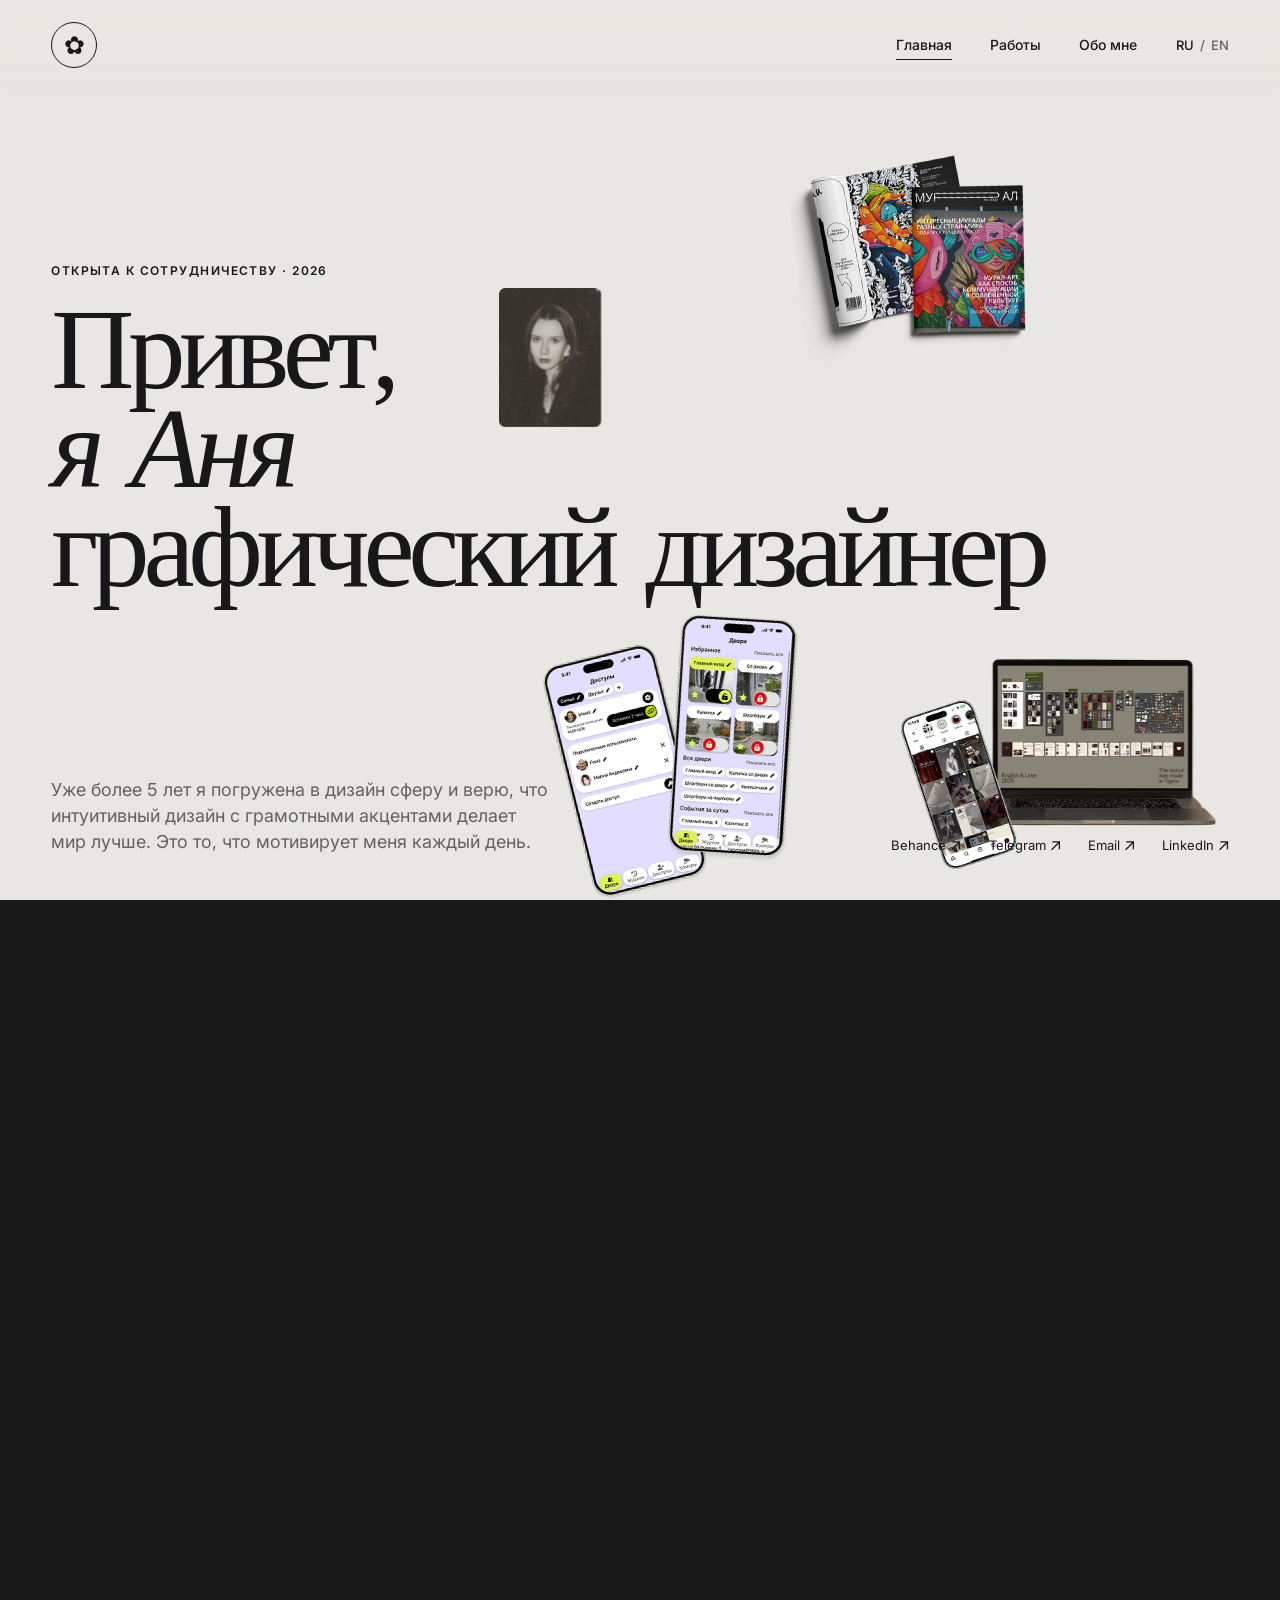
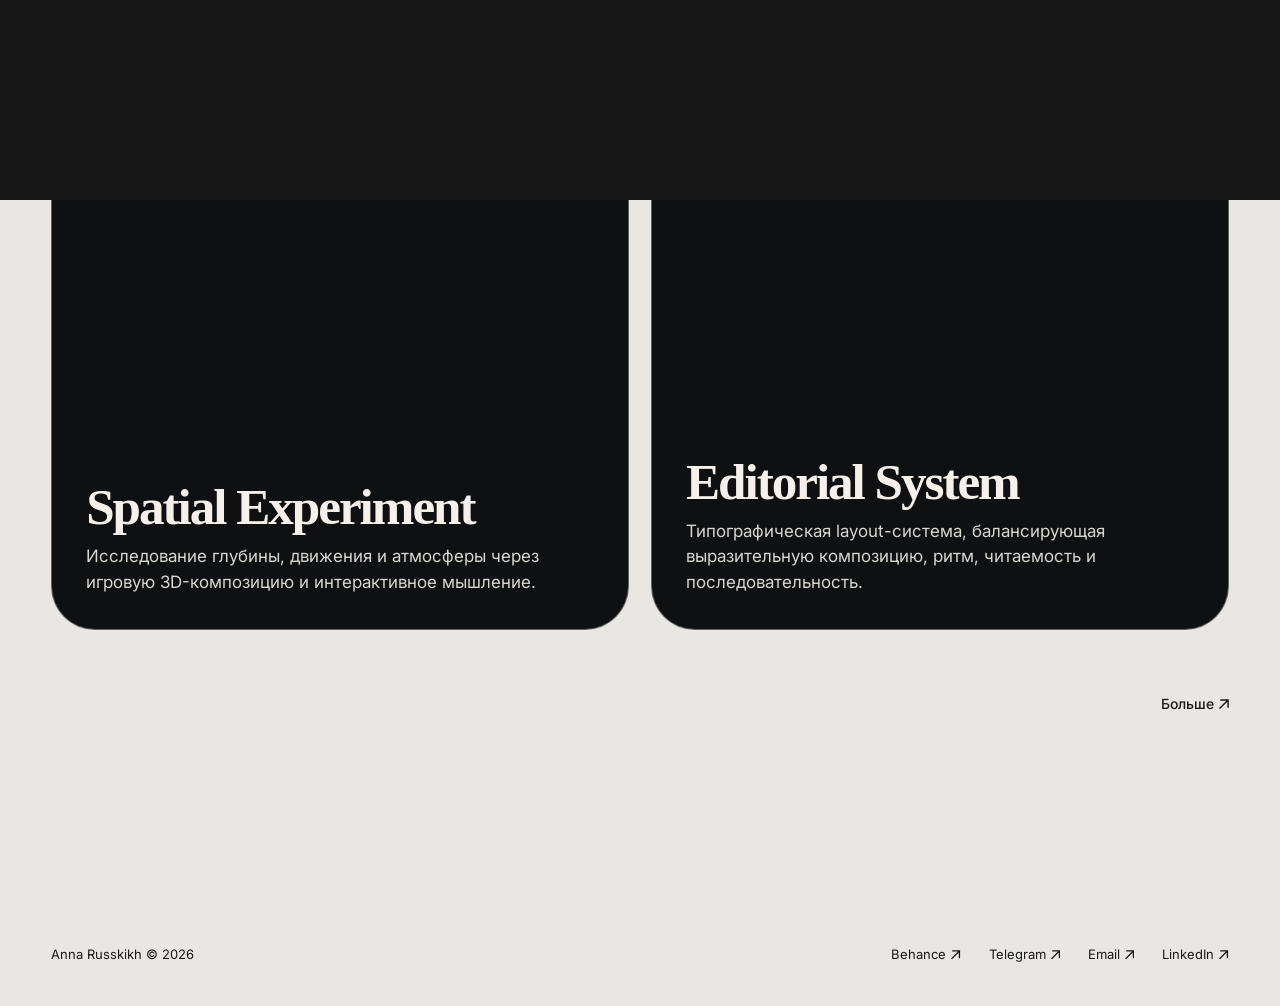
<file: index.html>
<!doctype html>
<html lang="ru">
  <head>
    <meta charset="UTF-8" />
    <meta name="viewport" content="width=device-width, initial-scale=1.0" />
    <meta
      name="description"
      content="Portfolio of Anya Russkikh — graphic designer, digital product designer and visual concept creator."
      data-i18n-attr="content:meta.homeDescription"
    />
    <title data-i18n="meta.homeTitle">Anya Russkikh — Designer</title>
    <link rel="preconnect" href="https://fonts.googleapis.com" />
    <link rel="preconnect" href="https://fonts.gstatic.com" crossorigin />
    <link
      href="https://fonts.googleapis.com/css2?family=Inter:wght@100..900&display=swap"
      rel="stylesheet"
    />
    <link rel="stylesheet" href="styles.css" />
    <script src="assets/data/projects.js" defer></script>
    <script src="data/translations.js" defer></script>
    <script src="components/Header.js" defer></script>
    <script src="components/Footer.js" defer></script>
    <script src="components/ProjectCard.js" defer></script>
    <script src="js/i18n.js" defer></script>
    <script src="script.js" defer></script>
  </head>
  <body data-page="home">
    <div class="page-transition" aria-hidden="true"></div>
    <div data-header></div>
    <main>
      <section class="hero" id="home">
        <div class="hero-photos" aria-hidden="true">
          <img
            class="hero-photo hero-photo--portrait"
            src="assets/photo/Anna_0.png"
            alt=""
            data-mouse-depth="0.10"
          /><img
            class="hero-photo hero-photo--magazine"
            src="assets/photo/12dw.png"
            alt=""
            data-mouse-depth="0.13"
          /><img
            class="hero-photo hero-photo--laptop"
            src="assets/photo/Group%2013019svsv.png"
            alt=""
            data-mouse-depth="0.1"
          /><img
            class="hero-photo hero-photo--phones"
            src="assets/photo/1342.png"
            alt=""
            data-mouse-depth="0.15"
          />
        </div>
        <div class="hero-copy reveal">
          <p class="eyebrow" data-i18n="home.eyebrow">
            Open to collaboration · 2026
          </p>
          <h1
            class="hero-title variable-proximity no-select"
            data-proximity
            data-i18n-attr="aria-label:home.titleAria"
            aria-label="Hello, I’m Anya graphic designer"
          >
            <span
              class="hero-title__line proximity-line"
              data-i18n-proximity="home.hello"
              data-proximity-text="Hello,"
            ></span
            ><span
              class="hero-title__line italic proximity-line"
              data-i18n-proximity="home.name"
              data-proximity-text="I’m Anya"
            ></span
            ><span
              class="hero-title__line proximity-line overflow-wrap"
              data-i18n-proximity="home.role"
              data-proximity-text="graphic designer"
            ></span>
          </h1>
        </div>
        <div class="hero-bottom reveal reveal-delay-1">
          <p class="hero-intro" data-i18n="home.intro">
            I design digital products and visual concepts with clarity,
            character, and attention to detail. With more than three years of
            professional experience, I combine a graphic design foundation with
            modern tools and AI-assisted workflows.
          </p>
          <div class="hero-social social-links">
            <a
              href="https://www.behance.net/anyarusskikh"
              target="_blank"
              rel="noreferrer"
              ><span data-i18n="links.behance">Behance</span
              ><span data-link-arrow></span
            ></a>
            <a
              href="https://t.me/annquietlyme/"
              target="_blank"
              rel="noreferrer"
              ><span data-i18n="links.telegram">Telegram</span
              ><span data-link-arrow></span
            ></a>
            <a href="mailto:annquietly@mail.ru"
              ><span data-i18n="links.email">Email</span
              ><span data-link-arrow></span
            ></a>
            <a href="https://ru.linkedin.com/" target="_blank" rel="noreferrer"
              ><span data-i18n="links.linkedin">LinkedIn</span
              ><span data-link-arrow></span
            ></a>
          </div>
        </div>
      </section>
      <section class="selected-work selected-work--home" id="work">
        <div class="reveal">
          <p class="eyebrow3" data-i18n="home.selectedWork">Selected work</p>
        </div>
        <div class="projects-cards" data-home-project-cards></div>
      </section>
      <section class="home-work-more">
        <a class="text-link reveal" href="work.html"
          ><span data-i18n="home.more">More</span><span data-link-arrow></span
        ></a>
      </section>
    </main>
    <div data-footer></div>
  </body>
</html>
</file>
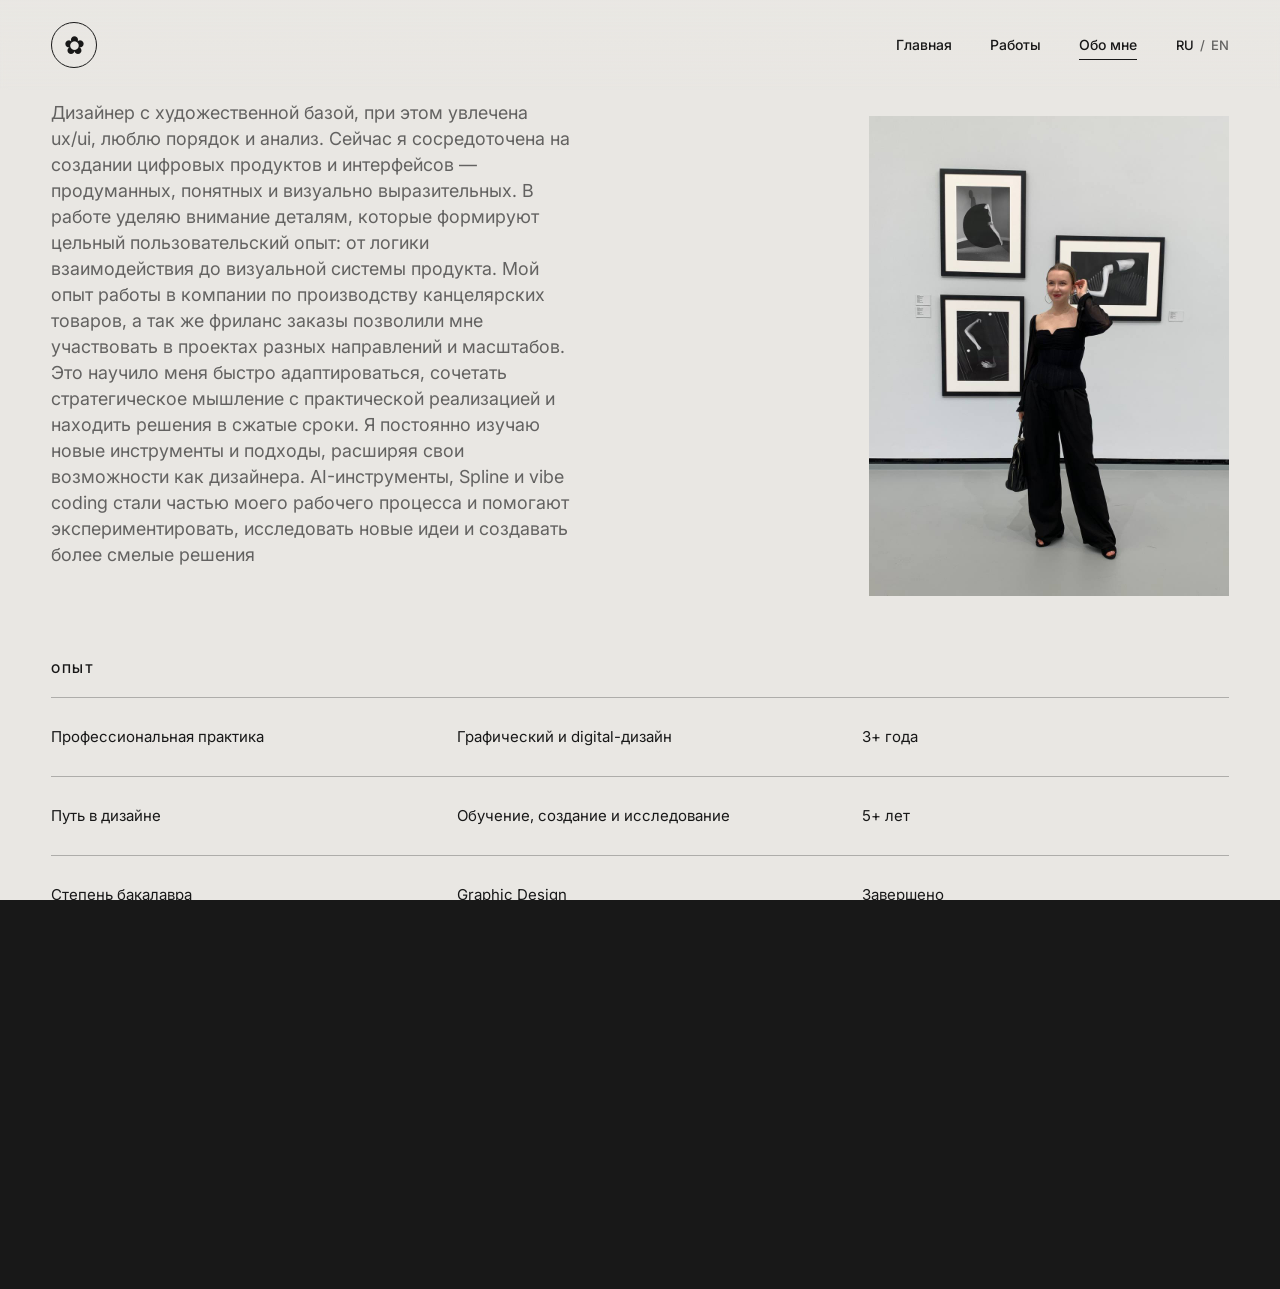
<file: about.html>
<!doctype html>
<html lang="ru">
  <head>
    <meta charset="UTF-8" />
    <meta name="viewport" content="width=device-width, initial-scale=1.0" />
    <meta
      name="description"
      content="About Anya Russkikh."
      data-i18n-attr="content:meta.aboutDescription"
    />
    <title data-i18n="meta.aboutTitle">About — Anya Russkikh</title>
    <link rel="preconnect" href="https://fonts.googleapis.com" />
    <link rel="preconnect" href="https://fonts.gstatic.com" crossorigin />
    <link
      href="https://fonts.googleapis.com/css2?family=Inter:wght@100..900&display=swap"
      rel="stylesheet"
    />
    <link rel="stylesheet" href="styles.css" />
    <script src="data/translations.js" defer></script>
    <script src="components/Header.js" defer></script>
    <script src="components/Footer.js" defer></script>
    <script src="js/i18n.js" defer></script>
    <script src="script.js" defer></script>
  </head>
  <body data-page="about">
    <div class="page-transition" aria-hidden="true"></div>
    <div data-header></div>
    <main>
      <section class="about-grid">
        <figure class="about-photo reveal">
          <img src="assets/photo/5jrtf.jpg" alt="Anna Russkikh" />
        </figure>
        <div class="about-copy reveal reveal-delay-1">
          <p data-i18n="about.description">
            I have been passionate about design for over five years and have
            more than three years of professional experience. I began with
            graphic design, earned a Bachelor’s degree in Graphic Design, and
            completed additional courses to expand my knowledge across different
            design disciplines.
          </p>
        </div>
      </section>
      <section class="experience-section">
        <div class="reveal">
          <p class="eyebrow" data-i18n="about.background">Background</p>
        </div>
        <div class="experience-list">
          <div class="experience-row reveal">
            <span data-i18n="about.practice">Professional practice</span
            ><span data-i18n="about.practiceType"
              >Graphic &amp; digital design</span
            ><span data-i18n="about.practiceYears">3+ years</span>
          </div>
          <div class="experience-row reveal">
            <span data-i18n="about.journey">Design journey</span
            ><span data-i18n="about.journeyType"
              >Learning, creating &amp; exploring</span
            ><span data-i18n="about.journeyYears">5+ years</span>
          </div>
          <div class="experience-row reveal">
            <span data-i18n="about.degree">Bachelor’s degree</span
            ><span data-i18n="about.degreeType">Graphic Design</span
            ><span data-i18n="about.completed">Completed</span>
          </div>
          <div class="experience-row reveal">
            <span data-i18n="about.education">Additional education</span
            ><span data-i18n="about.educationType"
              >Courses across design disciplines</span
            ><span data-i18n="about.ongoing">Ongoing</span>
          </div>
        </div>
      </section>
    </main>
    <div data-footer></div>
  </body>
</html>
</file>
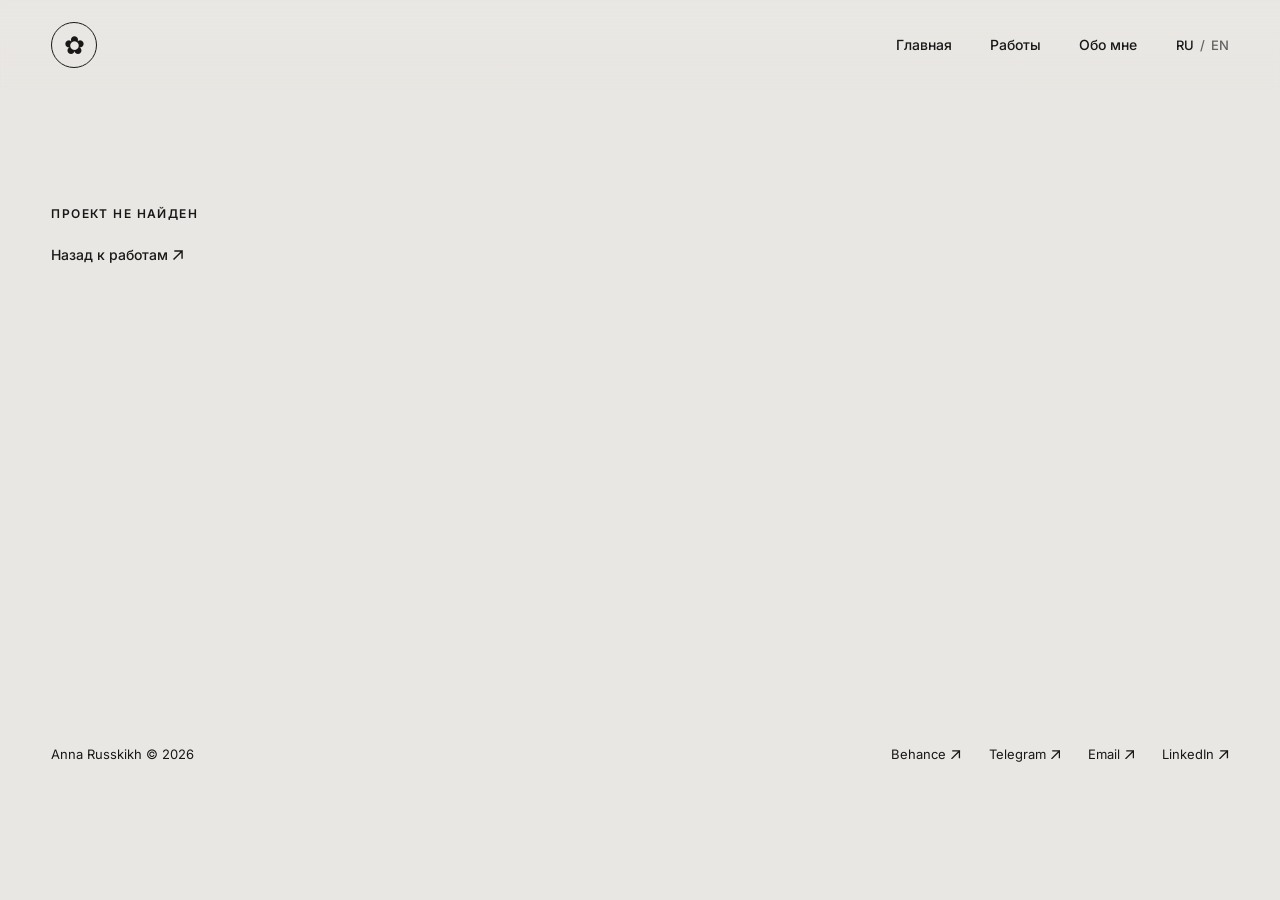
<file: project.html>
<!doctype html>
<html lang="ru">
  <head>
    <meta charset="UTF-8" />
    <meta name="viewport" content="width=device-width, initial-scale=1.0" />
    <meta name="description" content="Project by Anya Russkikh." data-i18n-attr="content:meta.projectDescription" />
    <title data-i18n="meta.projectTitle">Project — Anya Russkikh</title>
    <link rel="preconnect" href="https://fonts.googleapis.com" />
    <link rel="preconnect" href="https://fonts.gstatic.com" crossorigin />
    <link
      href="https://fonts.googleapis.com/css2?family=Inter:wght@100..900&display=swap"
      rel="stylesheet"
    />
    <link rel="stylesheet" href="styles.css" />
    <script src="assets/data/projects.js" defer></script>
    <script src="data/translations.js" defer></script>
    <script src="components/Header.js" defer></script>
    <script src="components/Footer.js" defer></script>
    <script src="components/ProjectGallery.js" defer></script>
    <script src="js/i18n.js" defer></script>
    <script src="script.js" defer></script>
  </head>
  <body data-page="project">
    <div class="page-transition" aria-hidden="true"></div>
    <div data-header></div>
    <main data-project-page></main>
    <div data-footer></div>
  </body>
</html>
</file>
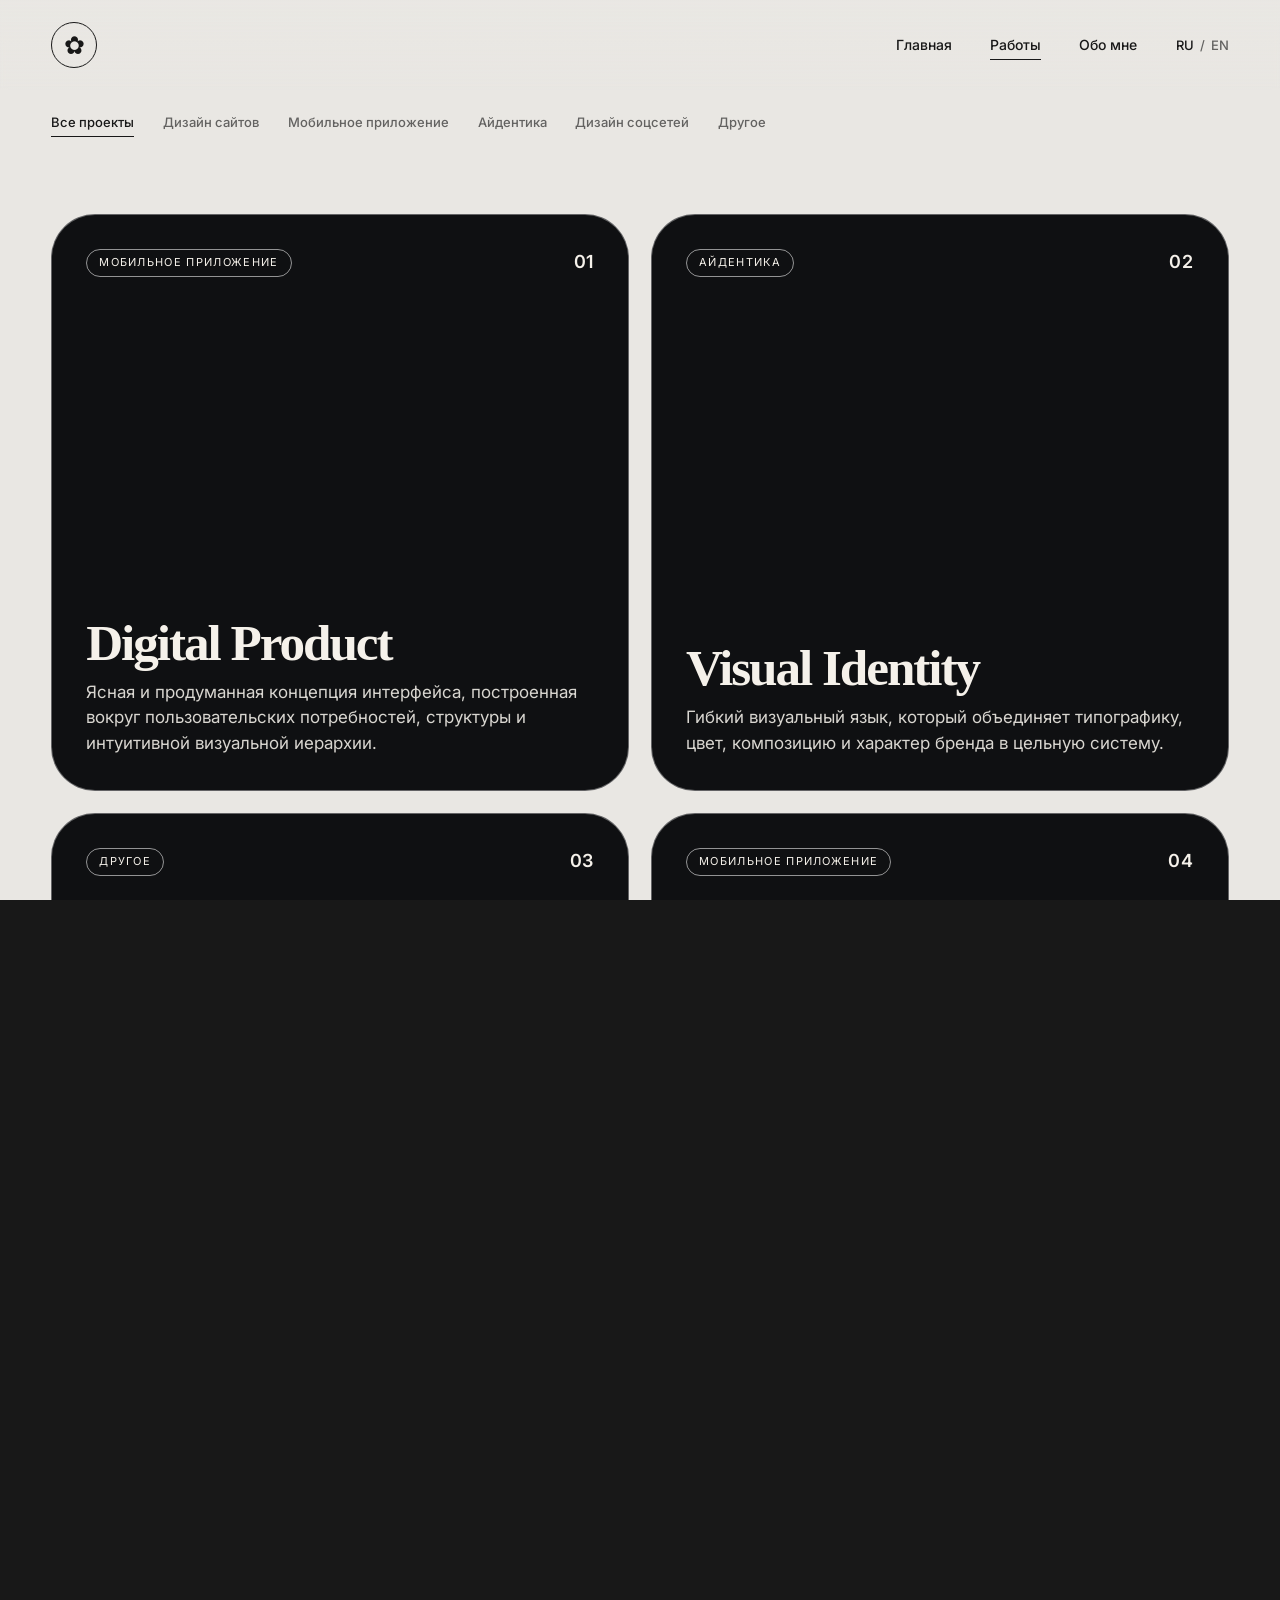
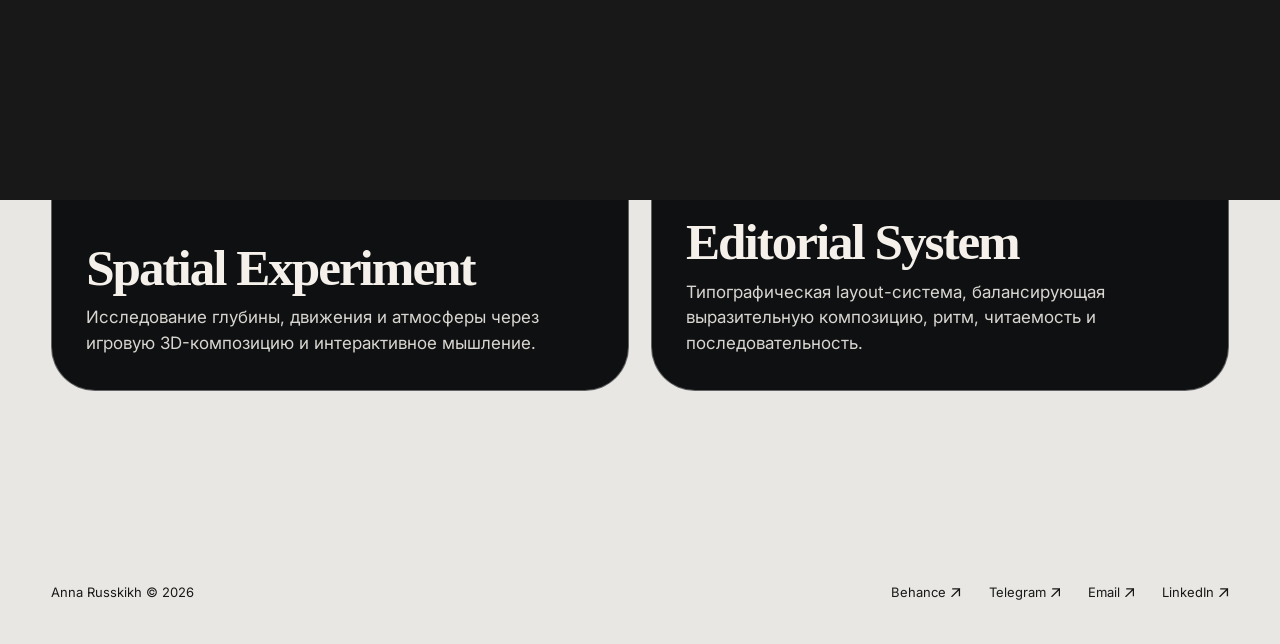
<file: work.html>
<!doctype html>
<html lang="ru">
  <head>
    <meta charset="UTF-8" />
    <meta name="viewport" content="width=device-width, initial-scale=1.0" />
    <meta name="description" content="Selected work by Anya Russkikh." data-i18n-attr="content:meta.workDescription" />
    <title data-i18n="meta.workTitle">Work — Anya Russkikh</title>
    <link rel="preconnect" href="https://fonts.googleapis.com" />
    <link rel="preconnect" href="https://fonts.gstatic.com" crossorigin />
    <link
      href="https://fonts.googleapis.com/css2?family=Inter:wght@100..900&display=swap"
      rel="stylesheet"
    />
    <link rel="stylesheet" href="styles.css" />
    <script src="assets/data/projects.js" defer></script>
    <script src="data/translations.js" defer></script>
    <script src="components/Header.js" defer></script>
    <script src="components/Footer.js" defer></script>
    <script src="components/ProjectCard.js" defer></script>
    <script src="js/i18n.js" defer></script>
    <script src="script.js" defer></script>
  </head>
  <body data-page="work">
    <div class="page-transition" aria-hidden="true"></div>
    <div data-header></div>
    <main>
      <section class="selected-work" id="work">
        <nav
          class="project-filters reveal"
          aria-label="Project filters"
          data-project-filters
        >
          <button type="button" class="is-active" data-filter="All Projects" data-i18n="work.all">
            All Projects</button
          ><button type="button" data-filter="Site Design" data-i18n="work.siteDesign">Site Design</button
          ><button type="button" data-filter="Mobile app" data-i18n="work.mobileApp">Mobile app</button
          ><button type="button" data-filter="Brand Identity" data-i18n="work.brandIdentity">
            Brand Identity</button
          ><button type="button" data-filter="Social Media Design" data-i18n="work.socialMediaDesign">
            Social Media Design</button
          ><button type="button" data-filter="Other" data-i18n="work.other">Other</button>
        </nav>
        <div class="projects-cards" data-project-cards></div>
      </section>
    </main>
    <div data-footer></div>
  </body>
</html>
</file>
<file: styles.css>
:root {
  --bg: #e9e7e3;
  --ink: #181818;
  --line: rgba(24, 24, 24, 0.28);
  --muted: rgba(24, 24, 24, 0.64);
  --header-height: 90px;
  /* LAYOUT SETTINGS */
  --page-padding: clamp(20px, 4vw, 64px);
  --section-gap: clamp(72px, 9vw, 132px);
  --footer-margin: clamp(72px, 9vw, 132px);
  --page-gutter: var(--page-padding);
  --serif:
    "Iowan Old Style", "Palatino Linotype", "Book Antiqua", Georgia, serif;
  --sans: "Inter", Arial, sans-serif;
}


.overflow-wrap {
  overflow-wrap: break-word;
  word-wrap: break-word;
  word-break: normal;
}


* {
  box-sizing: border-box;
}

html {
  scroll-behavior: smooth;
}

body {
  margin: 0;
  color: var(--ink);
  background: var(--bg);
  font-family: var(--sans);
  font-size: 16px;
  line-height: 1.45;
  overflow-x: hidden;
}

body.is-leaving {
  pointer-events: none;
}

::selection {
  color: var(--bg);
  background: var(--ink);
}

a {
  color: inherit;
  text-decoration: none;
}

img {
  display: block;
  max-width: 100%;
}

.site-header {
  position: fixed;
  inset: 0 0 auto 0;
  z-index: 100;
  height: var(--header-height);
  display: flex;
  align-items: center;
  justify-content: space-between;
  padding: 0 var(--page-gutter);
  background: linear-gradient(
    to bottom,
    rgba(233, 231, 227, 0.96),
    rgba(233, 231, 227, 0)
  );
  backdrop-filter: blur(3px);
}

.home-flower {
  width: 46px;
  height: 46px;
  display: grid;
  place-items: center;
  border: 1px solid var(--ink);
  border-radius: 50%;
  font-size: 25px;
  transition:
    transform 500ms cubic-bezier(0.2, 0.8, 0.2, 1),
    background-color 300ms,
    color 300ms;
}

.home-flower:hover {
  color: var(--bg);
  background: var(--ink);
  transform: rotate(120deg) scale(1.05);
}

.main-nav {
  display: flex;
  gap: clamp(18px, 3vw, 44px);
}

.header-actions {
  display: flex;
  align-items: center;
  gap: clamp(18px, 3vw, 44px);
}

.nav-link {
  position: relative;
  font-size: 14px;
  font-weight: 500;
}

.nav-link::after {
  content: "";
  position: absolute;
  left: 0;
  right: 100%;
  bottom: -5px;
  height: 1px;
  background: var(--ink);
  transition: right 300ms ease;
}

.nav-link:hover::after,
.nav-link.is-active::after {
  right: 0;
}

.language-switch {
  display: inline-flex;
  align-items: center;
  gap: 6px;
  color: var(--muted);
  font-size: 13px;
  font-weight: 500;
}

.language-switch button {
  padding: 0;
  border: 0;
  color: inherit;
  background: transparent;
  font: inherit;
  cursor: pointer;
  transition: color 220ms ease;
}

.language-switch button:hover,
.language-switch button.is-active {
  color: var(--ink);
}

.page-transition {
  position: fixed;
  inset: 0;
  z-index: 999;
  pointer-events: none;
  background: var(--ink);
  transform: translateY(100%);
}

body.is-leaving .page-transition {
  animation: page-cover 450ms cubic-bezier(0.76, 0, 0.24, 1) forwards;
}

@keyframes page-cover {
  to {
    transform: translateY(0);
  }
}

.hero,
.page-hero {
  position: relative;
  min-height: 100svh;
  padding: calc(var(--header-height) + 8vh) var(--page-gutter) 5vh;
  overflow: hidden;
}

.hero {
  display: grid;
  grid-template-rows: 1fr auto;
}

.hero-copy {
  align-self: center;
  position: relative;
  z-index: 2;
  margin-bottom: 80px;
}

/* HOME PHOTO LAYERS */
.hero-photos {
  position: absolute;
  inset: 0;
  z-index: 1;
  pointer-events: none;
}

.hero-photo {
  --mouse-x: 0px;
  --mouse-y: 0px;
  position: absolute;
  display: block;
  height: auto;
  will-change: transform;
  transition: transform 700ms cubic-bezier(0.2, 0.8, 0.2, 1);
  transform: translate3d(var(--mouse-x), var(--mouse-y), 0)
    rotate(var(--photo-rotate, 0deg));
}

.hero-photo--portrait {
  top: 32%;
  left: 39%;
  z-index: 2;
  width: clamp(72px, 8vw, 126px);
}

.hero-photo--magazine {
  top: 13%;
  right: 18%;
  --photo-rotate: -6deg;
  width: clamp(160px, 20vw, 310px);
}

.hero-photo--laptop {
  right: 5%;
  bottom: 3%;
  width: clamp(220px, 25vw, 470px);
}

.hero-photo--phones {
  bottom: 1%;
  left: 43%;
  --photo-rotate: -8deg;
  width: clamp(160px, 21vw, 310px);
}

.eyebrow {
  margin: 0 0 20px;
  font-size: 12px;
  font-weight: 600;
  letter-spacing: 0.12em;
  text-transform: uppercase;
}
.eyebrow2 {
  margin: 0 0 20px;
  font-size: 12px;
  font-weight: 600;
  letter-spacing: 0.12em;
  text-transform: uppercase;
}
.eyebrow3 {
  margin: 0 0 20px;
  font-size: 12px;
  font-weight: 600;
  letter-spacing: 0.12em;
  text-transform: uppercase;
}



h1,
h2,
.large-statement,
.footer-title,
.contact-email {
  font-family: var(--serif);
  font-weight: 400;
  letter-spacing: -0.045em;
}

h1 {
  max-width: 1200px;
  margin: 0;
  font-size: clamp(66px, 10vw, 174px);
  line-height: 0.82;
}

.italic {
  font-style: italic;
}

.hero-bottom {
  z-index: 2;
  display: grid;
  grid-template-columns: minmax(240px, 520px) 1fr;
  align-items: end;
  gap: 40px;
}

.hero-intro,
.page-lead,
.about-copy p,
.work-details p {
  color: var(--muted);
}

.hero-intro {
  max-width: 500px;
  margin: 0;
  font-size: clamp(16px, 1.4vw, 20px);
}

.social-links {
  display: flex;
  justify-content: flex-end;
  flex-wrap: wrap;
  gap: 12px 28px;
  font-size: 13px;
}

.social-links a,
.text-link,
.footer-email,
.contact-email {
  position: relative;
}

.social-links a,
.text-link {
  display: inline-flex;
  align-items: baseline;
  gap: 5px;
}

.link-arrow {
  width: 0.72em;
  height: 0.72em;
  flex: 0 0 auto;
  stroke: currentColor;
  stroke-width: 1.4;
  stroke-linecap: square;
  stroke-linejoin: miter;
  fill: none;
}

.social-links a::after,
.text-link::after,
.footer-email::after,
.contact-email::after {
  content: "";
  position: absolute;
  left: 0;
  right: 100%;
  bottom: -3px;
  height: 1px;
  background: currentColor;
  transition: right 280ms ease;
}

.social-links a:hover::after,
.text-link:hover::after,
.footer-email:hover::after,
.contact-email:hover::after {
  right: 0;
}

.background-object {
  position: absolute;
  pointer-events: none;
  will-change: transform;
}

.shape-ring {
  width: clamp(220px, 30vw, 520px);
  aspect-ratio: 1;
  right: -10vw;
  top: 8vh;
  border: 1px solid rgba(24, 24, 24, 0.55);
  border-radius: 50%;
}

.shape-ring::after {
  content: "";
  position: absolute;
  inset: 14%;
  border: 1px solid rgba(24, 24, 24, 0.3);
  border-radius: 50%;
}

.shape-flower {
  left: 59%;
  top: 20%;

  width: clamp(80px, 12vw, 210px);
  height: clamp(80px, 12vw, 210px);

  background-image: url("./project-02.svg");
  background-size: contain;
  background-position: center;
  background-repeat: no-repeat;

  opacity: 0.16;
  transform: rotate(17deg);
}
.shape-orbit {
  left: 35vw;
  bottom: 13vh;
  width: clamp(85px, 10vw, 160px);
  height: clamp(28px, 3vw, 48px);
  border: 1px solid rgba(216, 15, 15, 0.45);
  border-radius: 50%;
  transform: rotate(-28deg);
}

.shape-dot {
  left: 46%;
  bottom: 16%;
  width: 16px;
  height: 16px;
  border-radius: 50%;
  background: var(--ink);
}

.selected-work,
.work-index,
.experience-section,
.about-grid,
.home-about,
.contact-section {
  position: relative;
  padding: clamp(100px, 1vw, 10px) var(--page-gutter);
}

.section-heading {
  display: grid;
  grid-template-columns: 1fr 2fr;
  align-items: start;
  margin-bottom: clamp(60px, 1vw, 130px);
}

.section-heading h2 {
  margin: 0;
  font-size: clamp(58px, 8vw, 130px);
  line-height: 0.88;
}

.project-list,
.work-index {
  position: relative;
}

.project-row,
.work-row {
  display: grid;
  grid-template-columns: 70px minmax(180px, 1.5fr) minmax(180px, 1fr) 40px;
  align-items: center;
  min-height: clamp(110px, 12vw, 170px);
  border-top: 1px solid var(--line);
  transition:
    padding 350ms cubic-bezier(0.2, 0.8, 0.2, 1),
    opacity 250ms ease;
}

.project-row:last-child,
.work-item:last-of-type {
  border-bottom: 1px solid var(--line);
}

.project-row:hover,
.work-row:hover {
  padding-left: 18px;
}

.project-list:has(.project-row:hover) .project-row:not(:hover),
.work-index:has(.work-row:hover) .work-row:not(:hover) {
  opacity: 0.36;
}

.project-number,
.project-category,
.project-arrow {
  font-size: 13px;
}

.project-name {
  font-family: var(--serif);
  font-size: clamp(38px, 5vw, 82px);
  letter-spacing: -0.04em;
}

.project-arrow {
  justify-self: end;
}

.project-mobile-image {
  display: none;
}

.hover-preview {
  position: fixed;
  z-index: 70;
  top: 0;
  left: 0;
  width: min(36vw, 520px);
  aspect-ratio: 4 / 3;
  overflow: hidden;
  opacity: 0;
  pointer-events: none;
  transform: translate3d(-50%, -50%, 0) scale(0.82) rotate(-2deg);
  transition:
    opacity 180ms ease,
    transform 350ms cubic-bezier(0.2, 0.8, 0.2, 1);
}

.hover-preview.is-visible {
  opacity: 1;
  transform: translate3d(-50%, -50%, 0) scale(1) rotate(0deg);
}

.hover-preview img {
  width: 100%;
  height: 100%;
  object-fit: cover;
}

.large-statement {
  max-width: 1100px;
  margin: 0 0 70px;
  font-size: clamp(72px, 11vw, 190px);
  line-height: 0.82;
}

.text-link {
  align-self: flex-start;
  font-size: 14px;
  font-weight: 500;
}

.about-cross {
  right: 5vw;
  top: 20%;
  font-family: var(--serif);
  font-size: clamp(140px, 23vw, 360px);
  opacity: 0.09;
}

.page-hero {
  display: flex;
  flex-direction: column;
  justify-content: center;
}

.page-hero h1 {
  max-width: 1280px;
}

.page-lead {
  width: min(520px, 100%);
  margin: 50px 0 0 auto;
  font-size: clamp(17px, 1.5vw, 21px);
}

.work-star {
  right: 8vw;
  top: 20%;
  font-family: var(--serif);
  font-size: clamp(120px, 20vw, 340px);
  opacity: 0.11;
}

.work-index {
  padding-top: 50px;
}

.work-item {
  border-top: 1px solid var(--line);
}

.work-row {
  border: 0;
}

.work-details {
  display: grid;
  grid-template-columns: 1fr 1.6fr;
  gap: clamp(30px, 6vw, 90px);
  max-height: 0;
  overflow: hidden;
  opacity: 0;
  transition:
    max-height 700ms cubic-bezier(0.2, 0.8, 0.2, 1),
    opacity 400ms ease,
    padding 500ms ease;
}

.work-item:target .work-details,
.work-item.is-open .work-details {
  max-height: 900px;
  opacity: 1;
  padding: 0 0 clamp(60px, 9vw, 120px) 70px;
}

.work-details p {
  max-width: 430px;
  margin: 0;
  font-size: 17px;
}

.work-details img {
  width: 100%;
}

.about-ring {
  right: -6vw;
  bottom: -12vh;
  width: clamp(260px, 42vw, 720px);
  aspect-ratio: 1;
  border: 1px solid rgba(24, 24, 24, 0.3);
  border-radius: 50%;
}

.about-grid {
  display: grid;
  grid-template-columns: 1fr 1fr;
  gap: clamp(50px, 10vw, 170px);
  border-top: 1px solid var(--line);
}

.about-photo {
  grid-column: 2;
  grid-row: 1;
  align-self: end;
  justify-self: end;
  max-width: 360px;
  margin: 0;
}

.about-photo img {
  width: 100%;
  height: auto;
}

.about-intro p {
  max-width: 750px;
  margin: 0;
  font-family: var(--serif);
  font-size: clamp(42px, 5vw, 82px);
  line-height: 0.95;
  letter-spacing: -0.04em;
}

.about-copy {
  grid-column: 1;
  grid-row: 1;
  align-self: end;
}

.about-copy p {
  max-width: 560px;
  margin: 0 0 28px;
  font-size: clamp(17px, 1.4vw, 21px);
}

.experience-section {
  border-top: 1px solid var(--line);
}

.experience-row {
  display: grid;
  grid-template-columns: 1.3fr 1fr auto;
  gap: 30px;
  padding: 28px 0;
  border-top: 1px solid var(--line);
  font-size: 15px;
}

.experience-row:last-child {
  border-bottom: 1px solid var(--line);
}

.contact-section {
  min-height: 85svh;
  display: flex;
  flex-direction: column;
  justify-content: center;
  overflow: hidden;
  border-top: 1px solid var(--line);
}

.contact-section h2 {
  max-width: 1200px;
  margin: 0 0 60px;
  font-size: clamp(72px, 11vw, 180px);
  line-height: 0.83;
}

.contact-email {
  align-self: flex-start;
  font-size: clamp(30px, 4vw, 62px);
}

.contact-flower {
  right: 4vw;
  bottom: -8%;
  font-family: var(--serif);
  font-size: clamp(180px, 30vw, 520px);
  opacity: 0.08;
}

.site-footer {
  min-height: 55svh;
  display: grid;
  grid-template-columns: 1.4fr 1fr;
  align-items: end;
  gap: 40px;
  padding: clamp(90px, 12vw, 180px) var(--page-gutter) 42px;
}

.footer-title {
  max-width: 760px;
  margin: 0 0 30px;
  font-size: clamp(50px, 7vw, 110px);
  line-height: 0.9;
}

.footer-email {
  font-size: 14px;
}

.footer-meta {
  display: flex;
  flex-direction: column;
  align-items: flex-end;
  gap: 70px;
  font-size: 12px;
}

.social-links-footer {
  justify-content: flex-end;
}

.hero-social {
  align-self: end;
}

.reveal {
  opacity: 0;
  transform: translateY(28px);
  transition:
    opacity 800ms cubic-bezier(0.2, 0.8, 0.2, 1),
    transform 800ms cubic-bezier(0.2, 0.8, 0.2, 1);
}

.reveal-delay-1 {
  transition-delay: 160ms;
}

.reveal.is-visible {
  opacity: 1;
  transform: translateY(0);
}

@media (max-width: 900px) {


  :root {
    --header-height: 72px;
  }
  .eyebrow {
    margin: -50px 0 50px;
  }

  .eyebrow2 {
    margin: 0px 0 0px;
  }
  .eyebrow3 {
    margin: 70px 0 50px;
  }


  .home-flower {
    width: 40px;
    height: 40px;
    font-size: 22px;
  }

  .hero {
    min-height: 100svh;
    padding-top: calc(var(--header-height) + 8vh);
  }

  h1 {
    font-size: clamp(58px, 15vw, 112px);
  }

  .hero-bottom,
  .section-heading,
  .about-grid,
  .site-footer {
    grid-template-columns: 1fr;
  }

  .hero-bottom {
    gap: 30px;
  }

  .social-links {
    justify-content: flex-start;
  }

  .project-row,
  .work-row {
    grid-template-columns: 42px 1fr 32px;
    min-height: 105px;
  }

  .project-category {
    grid-column: 2;
    margin-top: -28px;
  }

  .project-arrow {
    grid-column: 3;
    grid-row: 1 / span 2;
  }

  .hover-preview {
    display: none;
  }

  .project-mobile-image {
    display: block;
    grid-column: 1 / -1;
    width: 100%;
    margin: 24px 0 8px;
  }

  .project-row {
    padding: 24px 0;
  }

  .project-list:has(.project-row:hover) .project-row:not(:hover),
  .work-index:has(.work-row:hover) .work-row:not(:hover) {
    opacity: 1;
  }

  .work-details {
    grid-template-columns: 1fr;
  }

  .work-item:target .work-details,
  .work-item.is-open .work-details {
    padding-left: 42px;
  }

  .experience-row {
    grid-template-columns: 1fr auto;
  }

  .experience-row span:nth-child(2) {
    grid-column: 1;
    color: var(--muted);
  }

  .experience-row span:nth-child(3) {
    grid-column: 2;
    grid-row: 1;
  }

  .footer-meta {
    align-items: flex-start;
    gap: 50px;
  }

  .social-links-footer {
    justify-content: flex-start;
  }
}

@media (max-width: 560px) {
  .main-nav {
    gap: 18px;
  }

  .nav-link {
    font-size: 13px;
  }

  h1 {
    font-size: clamp(50px, 16vw, 80px);
  }

  .shape-flower,
  .shape-dot,
  .shape-orbit {
    display: none;
  }

  .section-heading h2,
  .large-statement,
  .contact-section h2 {
    font-size: clamp(52px, 15vw, 88px);
  }

  .project-name {
    font-size: 36px;
  }

  .project-row,
  .work-row {
    grid-template-columns: 34px 1fr 26px;
  }

  .work-item:target .work-details,
  .work-item.is-open .work-details {
    padding-left: 0;
  }

  .site-footer {
    min-height: 70svh;
  }
}

@media (prefers-reduced-motion: reduce) {
  html {
    scroll-behavior: auto;
  }

  .background-object {
    transform: none;
  }
}

.selected-work {
  padding: clamp(111px, 13vw, 2px) var(--page-gutter);
}

.projects-cards {
  display: grid;
  grid-template-columns: repeat(2, minmax(0, 1fr));
  gap: 22px;
}

.project-tile {
  position: relative;

  aspect-ratio: 1 / 1;
  min-height: unset;

  border: 1px solid rgba(255, 255, 255, 0.35);
  border-radius: 44px;
  overflow: hidden;
  background: #0f1012;
  color: #f5f1ea;
  padding: 34px;

  display: flex;
  text-decoration: none;
  isolation: isolate;

  transition:
    transform 0.35s ease,
    border-color 0.35s ease,
    box-shadow 0.35s ease;
}
.project-tile:hover {
  transform: translateY(-4px);
  border-color: rgba(255, 255, 255, 0.55);
  box-shadow: 0 10px 40px rgba(0, 0, 0, 0.22);
}

.project-tile__image {
  position: absolute;
  inset: 0;
  z-index: 1;
  opacity: 0;
  transition:
    opacity 0.35s ease,
    transform 0.45s ease;
  transform: scale(1.04);
}

.project-tile__image img {
  width: 100%;
  height: 100%;
  object-fit: cover;
}

.project-tile:hover .project-tile__image {
  opacity: 1;
  transform: scale(1);
}

.project-tile__image::after {
  content: "";
  position: absolute;
  inset: 0;
  background: linear-gradient(
    to top,
    rgba(0, 0, 0, 0.66) 0%,
    rgba(0, 0, 0, 0.28) 45%,
    rgba(0, 0, 0, 0.12) 100%
  );
}

.project-tile__content {
  position: relative;
  z-index: 2;
  display: flex;
  flex-direction: column;
  justify-content: space-between;
  width: 100%;
}

.project-tile__top {
  display: flex;
  align-items: flex-start;
  justify-content: space-between;
  gap: 18px;
}

.project-tile__tag {
  display: inline-flex;
  align-items: center;
  min-height: 28px;
  padding: 0 12px;
  border: 1px solid rgba(255, 255, 255, 0.55);
  border-radius: 999px;
  font-size: 11px;
  letter-spacing: 0.12em;
  text-transform: uppercase;
}

.project-tile__number {
  font-size: 18px;
  font-weight: 600;
  letter-spacing: 0.04em;
}

.project-tile__bottom h3 {
  margin: 0 0 14px;
  color: #f5f1ea;
  font-family: var(--serif);
  font-size: clamp(36px, 4vw, 62px);
  line-height: 0.92;
  letter-spacing: -0.04em;
}

.project-tile__bottom p {
  max-width: 520px;
  margin: 0;
  color: rgba(245, 241, 234, 0.88);
  font-size: 17px;
  line-height: 1.5;
}

@media (max-width: 900px) {
  .projects-cards {
    grid-template-columns: 1fr;
  }

  .project-tile {
    min-height: 300px;
    border-radius: 28px;
  }

  .project-tile__bottom h3 {
    font-size: 42px;
  }

  .project-tile__bottom p {
    font-size: 15px;
  }
}

@media (max-width: 560px) {
  .project-tile {
    min-height: 260px;
    padding: 20px;
    border-radius: 22px;
  }

  .project-tile__tag {
    font-size: 10px;
    padding: 0 10px;
  }

  .project-tile__number {
    font-size: 15px;
  }

  .project-tile__bottom h3 {
    font-size: 34px;
  }

  .project-tile__bottom p {
    font-size: 14px;
  }
}

/* Главный заголовок */

.hero-title {
  position: relative;
  z-index: 2;

  display: flex;
  flex-direction: column;
  align-items: flex-start;

  width: 100%;
  max-width: 1400px;
  margin: 0;

  font-size: clamp(64px, 9vw, 150px);
  line-height: 0.86;
  letter-spacing: -0.055em;

  /* Запрещает выделение текста мышкой */
  user-select: none;
  -webkit-user-select: none;
  -moz-user-select: none;
}

.hero-title__line {
  display: block;
  position: relative;
  white-space: nowrap;
}

.hero-title__name {
  margin-left: clamp(30px, 8vw, 140px);
}

@media (max-width: 900px) {
  .hero-title__name {
    margin-left: clamp(15px, 4vw, 45px);
  }
}

@media (max-width: 560px) {


  .hero-title__line {
    white-space: normal;
  }

  .hero-title__name {
    margin-left: 0;
  }
}

.hero-copy,
.hero-copy * {
  user-select: none;
  -webkit-user-select: none;
}
.no-select {
  user-select: none;
  -webkit-user-select: none;
  -moz-user-select: none;
  -ms-user-select: none;
}

/* Эффект изменения толщины букв возле курсора */

.variable-proximity {
  --proximity-min-weight: 200;
  --proximity-max-weight: 900;

  position: relative;
  cursor: default;

  user-select: none;
  -webkit-user-select: none;
  -moz-user-select: none;
}

.proximity-line {
  display: block;
  white-space: nowrap;
}

.proximity-letter {
  display: inline-block;

  font-variation-settings: "wght" 200;
  font-weight: 200;

  transition:
    font-variation-settings 80ms linear,
    font-weight 80ms linear;

  will-change: font-variation-settings;
}

/* Пробелы тоже должны занимать место */
.proximity-letter.is-space {
  width: 0.28em;
}

/* Курсивная строка с именем */
.proximity-line.italic .proximity-letter {
  font-style: italic;
}

/* Чтобы размер заголовка не прыгал */
.hero-title {
  width: 100%;
  max-width: 1500px;
  line-height: 0.86;
}

.hero-title__line {
  min-height: 0.86em;
}

.hero-title__name {
  margin-left: clamp(30px, 8vw, 140px);
}

@media (max-width: 900px) {
  .hero-title__name {
    margin-left: clamp(15px, 4vw, 45px);
  }
}

@media (max-width: 560px) {
  .proximity-line {
    white-space: normal;
  }

  .hero-title__name {
    margin-left: 0;
  }
}

@media (hover: none), (pointer: coarse) {
  .proximity-letter {
    font-variation-settings: "wght" 400;
    font-weight: 400;
  }
}

@media (prefers-reduced-motion: reduce) {
  .proximity-letter {
    font-variation-settings: "wght" 400;
    font-weight: 400;
    transition: none;
  }
}

@media (max-width: 900px) {
  .projects-cards {
    grid-template-columns: 1fr;
  }

  .project-tile {
    aspect-ratio: 1 / 1;
    min-height: unset;
    padding: 28px;
    border-radius: 28px;
    background: transparent;
  }

  .project-tile__image {
    opacity: 1;
    transform: scale(1);
  }

  .project-tile__image img {
    width: 100%;
    height: 100%;
    object-fit: cover;
  }

  .project-tile__image::after {
    background: linear-gradient(
      to top,
      rgba(0, 0, 0, 0.75) 0%,
      rgba(0, 0, 0, 0.32) 50%,
      rgba(0, 0, 0, 0.06) 100%
    );
  }

  .project-tile:hover {
    transform: none;
    box-shadow: none;
  }
}

@media (max-width: 560px) {
  .project-tile {
    padding: 20px;
    border-radius: 22px;
  }
}

/* PROJECTS, FILTERS AND PAGE TEMPLATE */
.selected-work,
.work-index,
.experience-section,
.about-grid,
.home-about,
.contact-section,
.project-hero,
.project-description,
.latest-work {
  padding-left: var(--page-padding);
  padding-right: var(--page-padding);
}

.selected-work {
  padding-top: var(--section-gap);
  padding-bottom: var(--section-gap);
}

.selected-work--home {
  padding-bottom: clamp(40px, 5vw, 72px);
}

.home-about {
  padding-top: 0;
  padding-bottom: var(--footer-margin);
}

.home-work-more {
  display: flex;
  justify-content: flex-end;
  padding: 0 var(--page-padding) var(--footer-margin);
}

.project-filters {
  display: flex;
  align-items: center;
  gap: clamp(18px, 2.25vw, 36px);
  width: 100%;
  margin: 0 0 clamp(44px, 6vw, 78px);
  overflow-x: auto;
  scrollbar-width: none;
}

.project-filters::-webkit-scrollbar {
  display: none;
}

.project-filters button {
  position: relative;
  flex: 0 0 auto;
  padding: 0 0 6px;
  border: 0;
  color: var(--muted);
  background: transparent;
  font: 500 13px/1.2 var(--sans);
  cursor: pointer;
  transition: color 260ms ease;
}

.project-filters button::after {
  content: "";
  position: absolute;
  right: 100%;
  bottom: 0;
  left: 0;
  height: 1px;
  background: currentColor;
  transition: right 300ms cubic-bezier(0.2, 0.8, 0.2, 1);
}

.project-filters button:hover,
.project-filters button.is-active {
  color: var(--ink);
}
.project-filters button:hover::after,
.project-filters button.is-active::after {
  right: 0;
}

.project-hero {
  min-height: min(72svh, 760px);
  display: flex;
  flex-direction: column;
  justify-content: flex-end;
  padding-top: calc(var(--header-height) + var(--section-gap));
  padding-bottom: clamp(48px, 7vw, 96px);
}

.project-hero h1 {
  max-width: 1300px;
  font-size: clamp(64px, 10vw, 170px);
}

.project-meta {
  margin: clamp(28px, 4vw, 52px) 0 0;
  font-size: clamp(16px, 1.4vw, 20px);
  color: var(--muted);
}

.project-meta span {
  margin: 0 12px;
  color: var(--ink);
}

.project-gallery {
  padding: 0 var(--page-padding);
}
.project-gallery__frame {
  position: relative;
  display: grid;
  place-items: center;
  overflow: hidden;
  background: #0f1012;
}
.project-gallery__frame img {
  width: 100%;
  height: auto;
  max-height: min(78svh, 820px);
  object-fit: contain;
  transition:
    opacity 180ms ease,
    transform 500ms cubic-bezier(0.2, 0.8, 0.2, 1);
}
.project-gallery__frame img.is-changing {
  opacity: 0;
  transform: scale(1.02);
}

.gallery-control {
  position: absolute;
  top: 50%;
  width: 52px;
  height: 52px;
  border: 1px solid rgba(255, 255, 255, 0.65);
  border-radius: 50%;
  color: #fff;
  background: rgba(24, 24, 24, 0.34);
  font-size: 22px;
  opacity: 0;
  cursor: pointer;
  transform: translateY(-50%) scale(0.9);
  transition:
    opacity 250ms ease,
    transform 250ms ease,
    background 250ms ease;
}
.gallery-control:hover {
  background: var(--ink);
}
.gallery-control--previous {
  left: 24px;
}
.gallery-control--next {
  right: 24px;
}
.project-gallery__frame:hover .gallery-control {
  opacity: 1;
  transform: translateY(-50%) scale(1);
}
.gallery-count {
  margin: 14px 0 0;
  font-size: 13px;
  color: var(--muted);
  text-align: right;
}

.gallery-cursor {
  position: absolute;
  z-index: 2;
  display: grid;
  width: 42px;
  height: 42px;
  place-items: center;
  padding: 0;
  border: 0;
  color: #fff;
  background: transparent;
  font: 300 42px/1 var(--sans);
  pointer-events: auto;
  cursor: none;
  opacity: 0;
  transform: translate(-50%, -50%);
  transition: opacity 180ms ease;
}

.project-gallery__frame {
  cursor: none;
}
.project-gallery__frame:hover .gallery-cursor {
  opacity: 1;
}
.gallery-count {
  text-align: center;
}

.project-description {
  display: grid;
  grid-template-columns: repeat(3, minmax(0, 1fr));
  gap: clamp(28px, 5vw, 84px);
  padding-top: var(--section-gap);
  padding-bottom: var(--section-gap);
}
.project-description__item > p:last-child {
  margin: 0;
  max-width: 420px;
  color: var(--muted);
  font-size: clamp(16px, 1.4vw, 20px);
}
.project-description .eyebrow {
  margin-bottom: 18px;
}

.latest-work {
  display: flex;
  justify-content: space-between;
  align-items: baseline;
  padding-top: 30px;
  padding-bottom: clamp(32px, 5vw, 70px);
  border-top: 0;
}
.latest-work {
  margin: 0;
}
.latest-work .text-link {
  font-size: 14px;
}
.project-not-found {
  min-height: 70svh;
  padding: calc(var(--header-height) + var(--section-gap)) var(--page-padding)
    var(--footer-margin);
}

.experience-row {
  grid-template-columns: repeat(3, minmax(0, 1fr));
  gap: clamp(18px, 3vw, 48px);
}

body[data-page="about"] .about-grid {
  border-top: 0;
  padding-bottom: clamp(36px, 5vw, 70px);
}

body[data-page="about"] .experience-section {
  border-top: 0;
  padding-top: 0;
}

body[data-page="work"] .selected-work {
  padding-bottom: clamp(48px, 6vw, 88px);
}

.site-footer {
  min-height: 0;
  grid-template-columns: 1fr 1fr;
  align-items: end;
  margin-top: 0;
  padding: var(--footer-margin) var(--page-padding) 42px;
}
.footer-links {
  justify-content: flex-end;
}
.footer-copyright {
  justify-self: start;
  margin: 0;
  font-size: 13px;
}

@media (max-width: 900px) {

  .project-description {
    grid-template-columns: 1fr;
  }
  .project-description__item {
    max-width: 640px;
  }
  .experience-row {
    grid-template-columns: repeat(3, minmax(0, 1fr));
  }
  .experience-row span:nth-child(2),
  .experience-row span:nth-child(3) {
    grid-column: auto;
    grid-row: auto;
  }

  .hero {
    min-height: auto;
    padding-bottom: clamp(34px, 7vw, 60px);
  }

  .hero-copy {
    align-self: start;
    margin-bottom: clamp(34px, 7vw, 56px);
  }

  .hero-title {
    margin-top: clamp(132px, 20vw, 172px);
  }

  .hero-bottom {
    gap: 22px;
  }

  .hero-intro {
    max-width: 680px;
  }

  .hero-photos {
    opacity: 1;
  }

  .hero-photo:not(.hero-photo--portrait) {
    display: none;
  }

  .hero-photo--portrait {
    left: 4%;
    top: calc(var(--header-height) + 30px);
    width: clamp(78px, 12vw, 132px);
  }

  .about-grid {
    gap: clamp(28px, 6vw, 52px);
  }

  .about-photo,
  .about-copy {
    grid-column: 1;
  }

  .about-photo {
    grid-row: 1;hero
    justify-self: start;
    max-width: 220px;
  }

  .about-copy {
    grid-row: 2;
  }

  .selected-work,
  .experience-section,
  .about-grid {
    padding-top: clamp(0px, 3vw, 22px);
    padding-bottom: clamp(48px, 8vw, 72px);
  }

  body[data-page="about"] .about-grid {
    padding-bottom: clamp(24px, 5vw, 42px);
  }

  body[data-page="about"] .experience-section {
    padding-top: 0;
  }

  body[data-page="work"] .selected-work {
    padding-bottom: clamp(40px, 7vw, 72px);
  }
}

@media (max-width: 560px) {

  .eyebrow {
    margin: -50px 0 122px;
    font-size: 12px;
    font-weight: 600;
    letter-spacing: 0.12em;
    text-transform: uppercase;
  }
  .project-filters {
    gap: 24px;
    margin-right: calc(var(--page-padding) * -1);
    padding-right: var(--page-padding);
  }
  .project-hero {
    min-height: 60svh;
  }
  .project-gallery__frame img {
    max-height: 72svh;
  }
  .gallery-control {
    width: 44px;
    height: 44px;
    opacity: 1;
    transform: translateY(-50%) scale(1);
  }
  .gallery-control--previous {
    left: 12px;
  }
  .gallery-control--next {
    right: 12px;
  }
  .gallery-cursor {
    display: none;
  }
  .project-gallery__frame {
    cursor: pointer;
  }
  .hero-title {
    margin-top: 118px;
  }

  .hero-photo--portrait {
    top: calc(var(--header-height) + 30px);
    width: 74px;
  }

  .hero-social {
    justify-content: flex-start;
  }

  .header-actions {
    gap: 14px;
  }

  .language-switch {
    font-size: 12px;
  }
  .experience-row {
    grid-template-columns: 1fr;
    gap: 10px;
  }
  .site-footer {
    grid-template-columns: 1fr;
    gap: 40px;
  }
  .footer-copyright {
    justify-self: start;
  }
  .footer-links {
    justify-content: flex-start;
  }
}


@media (max-width: 560px) {
  .hero-title {
    font-size: clamp(28px, 2vw, 150px);
  }
}

@media (min-width: 561px) and (max-width: 900px) {
  .hero-title {
    font-size: clamp(50px, 2vw, 110px);
  }
}
</file>
